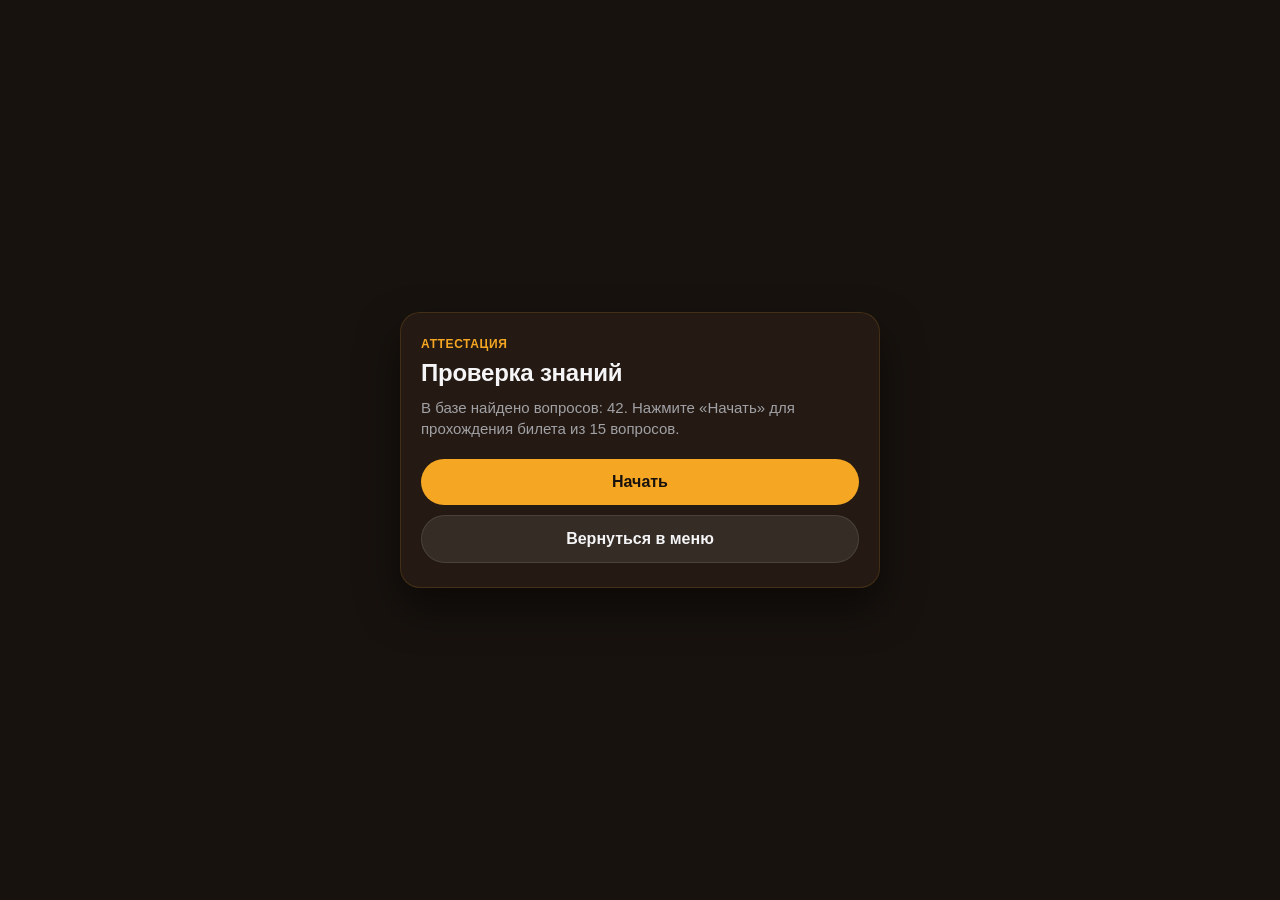
<file: attestation.html>
<!DOCTYPE html>
<html lang="ru">
<head>
  <meta charset="UTF-8">
  <!-- Строгая мобильная адаптация и отключение зума -->
  <meta name="viewport" content="width=device-width, initial-scale=1.0, maximum-scale=1.0, user-scalable=no, viewport-fit=cover">
  <title>BeerFactory — Аттестация</title>
  <style>
    /* ==========================================================================
       1. СБРОС И БЛОКИРОВКА МАСШТАБИРОВАНИЯ
       ========================================================================== */
    * {
      margin: 0;
      padding: 0;
      box-sizing: border-box;
      -webkit-font-smoothing: antialiased;
      -webkit-tap-highlight-color: transparent;
    }

    html, body {
      touch-action: manipulation; /* Запрет двойного тапа и pinch-to-zoom */
      -webkit-text-size-adjust: 100%; /* Запрет автоизменения шрифта */
      overflow-x: hidden;
      width: 100%;
      height: 100%;
    }

    /* Гарантирует отсутствие автозума клавиатуры в iOS Safari (шрифт не менее 16px) */
    input, select, textarea, button, .option-item {
      font-size: 16px !important;
      touch-action: manipulation;
    }

    :root {
      --bg-main: #17120e;
      --bg-card: rgba(38, 28, 20, 0.9);
      --accent-amber: #f5a623;
      --accent-amber-glow: rgba(245, 166, 35, 0.25);
      --accent-green: #34c759;
      --accent-red: #ff3b30;
      --text-primary: #f5f5f7;
      --text-secondary: #a1a1a6;
      --border-subtle: rgba(245, 166, 35, 0.15);
      --apple-ease: cubic-bezier(0.16, 1, 0.3, 1);
    }

    body {
      font-family: -apple-system, BlinkMacSystemFont, "SF Pro Display", "SF Pro Text", sans-serif;
      background-color: var(--bg-main);
      color: var(--text-primary);
      min-height: 100vh;
      min-height: 100dvh;
      display: flex;
      align-items: center;
      justify-content: center;
      padding: calc(16px + env(safe-area-inset-top)) 16px calc(16px + env(safe-area-inset-bottom));
    }

    /* Мобильный контейнер */
    .quiz-card {
      background: var(--bg-card);
      border: 1px solid var(--border-subtle);
      border-radius: 20px;
      padding: 24px 20px;
      max-width: 480px;
      width: 100%;
      backdrop-filter: blur(20px);
      box-shadow: 0 20px 40px rgba(0, 0, 0, 0.5);
    }

    .hidden { display: none !important; }

    .tag {
      color: var(--accent-amber);
      font-size: 12px;
      font-weight: 600;
      text-transform: uppercase;
      letter-spacing: 0.05em;
      margin-bottom: 8px;
    }

    h1 {
      font-size: 24px;
      font-weight: 600;
      letter-spacing: -0.01em;
      margin-bottom: 10px;
    }

    h2 {
      font-size: 20px;
      font-weight: 600;
      letter-spacing: -0.01em;
      margin-bottom: 12px;
      line-height: 1.3;
    }

    p {
      color: var(--text-secondary);
      font-size: 15px;
      line-height: 1.4;
      margin-bottom: 20px;
    }

    .score-badge {
      font-size: 38px;
      font-weight: 700;
      margin-bottom: 8px;
      letter-spacing: -0.02em;
    }

    .score-badge.success { color: var(--accent-green); }
    .score-badge.fail { color: var(--accent-red); }

    /* Варианты ответов */
    .options-list {
      list-style: none;
      margin-bottom: 20px;
    }

    .option-item {
      background: rgba(255, 255, 255, 0.05);
      border: 1px solid rgba(255, 255, 255, 0.1);
      border-radius: 12px;
      padding: 14px 16px;
      margin-bottom: 8px;
      cursor: pointer;
      line-height: 1.3;
      transition: background 0.2s var(--apple-ease), border-color 0.2s var(--apple-ease);
    }

    .option-item:active {
      background: rgba(245, 166, 35, 0.2);
    }

    .option-item.selected {
      background: var(--accent-amber);
      color: #17120e;
      font-weight: 600;
      border-color: var(--accent-amber);
    }

    /* Сводка ошибок */
    .errors-summary {
      background: rgba(255, 59, 48, 0.08);
      border: 1px solid rgba(255, 59, 48, 0.2);
      border-radius: 14px;
      padding: 16px;
      margin-bottom: 20px;
      text-align: left;
      max-height: 200px;
      overflow-y: auto;
    }

    .errors-summary h3 {
      font-size: 15px;
      color: var(--accent-red);
      margin-bottom: 10px;
    }

    .error-item {
      font-size: 13px;
      margin-bottom: 10px;
      border-bottom: 1px solid rgba(255, 255, 255, 0.05);
      padding-bottom: 8px;
    }

    .error-item:last-child {
      border-bottom: none;
      margin-bottom: 0;
      padding-bottom: 0;
    }

    .error-q { font-weight: 600; color: var(--text-primary); margin-bottom: 2px; }
    .error-user { color: var(--accent-red); }
    .error-correct { color: var(--accent-green); }

    /* Кнопки */
    .btn-group {
      display: flex;
      flex-direction: column;
      gap: 10px;
    }

    .apple-btn {
      background: var(--accent-amber);
      color: #17120e;
      font-weight: 600;
      padding: 14px 20px;
      border-radius: 980px;
      border: none;
      cursor: pointer;
      width: 100%;
      text-align: center;
      transition: opacity 0.2s var(--apple-ease), transform 0.1s var(--apple-ease);
    }

    .apple-btn:active {
      transform: scale(0.98);
    }

    .apple-btn:disabled {
      opacity: 0.35;
      cursor: not-allowed;
      transform: none;
    }

    .apple-btn:focus-visible,
    .option-item:focus-visible {
      outline: 2px solid var(--accent-amber);
      outline-offset: 3px;
    }

    .apple-btn-secondary {
      background: rgba(255, 255, 255, 0.08);
      color: var(--text-primary);
      border: 1px solid rgba(255, 255, 255, 0.1);
    }
  </style>
</head>
<body>

  <div class="quiz-card">
    
    <!-- ЭКРАН 1: СТАРТ -->
    <div id="start-screen">
      <div class="tag">Аттестация</div>
      <h1>Проверка знаний</h1>
      <p id="start-desc">Загрузка вопросов из базы...</p>
      <div class="btn-group">
        <button class="apple-btn" id="start-btn" onclick="startQuiz()" disabled>Начать</button>
        <button class="apple-btn apple-btn-secondary" onclick="goToMenu()">Вернуться в меню</button>
      </div>
    </div>

    <!-- ЭКРАН 2: ВОПРОСЫ -->
    <div id="quiz-screen" class="hidden">
      <div class="tag" id="question-progress">Вопрос 1</div>
      <h2 id="question-text">Текст вопроса</h2>
      <ul class="options-list" id="options-container"></ul>
      <button class="apple-btn" id="next-btn" onclick="nextQuestion()" disabled>Ответить</button>
    </div>

    <!-- ЭКРАН 3: РЕЗУЛЬТАТ -->
    <div id="result-screen" class="hidden">
      <div class="tag">Результат</div>
      <div id="score-percentage" class="score-badge">0%</div>
      <h1 id="result-title">Завершено</h1>
      <p id="result-subtitle"></p>

      <div id="errors-container" class="errors-summary hidden">
        <h3>Сводка ошибок:</h3>
        <div id="errors-list"></div>
      </div>

      <div class="btn-group" id="action-buttons"></div>
    </div>

  </div>

  <script>
    /* ==========================================================================
       2. JS-ЗАЩИТА ОТ ЗУМА И ЖЕСТОВ В IOS SAFARI
       ========================================================================== */
    document.addEventListener('touchstart', function (event) {
      if (event.touches.length > 1) {
        event.preventDefault(); // Запрет pinch-to-zoom
      }
    }, { passive: false });

    let lastTouchEnd = 0;
    document.addEventListener('touchend', function (event) {
      const now = (new Date()).getTime();
      if (now - lastTouchEnd <= 300) {
        event.preventDefault(); // Запрет двойного тапа
      }
      lastTouchEnd = now;
    }, false);

    /* ==========================================================================
       3. ЛОГИКА ТЕСТИРОВАНИЯ И ПАРСИНГА
       ========================================================================== */
    let rawQuestions = [];
    let activeQuizData = [];
    let currentQuestionIndex = 0;
    let score = 0;
    let selectedOptionIndex = null;
    let userAnswers = [];
    let isAdvancing = false;

    const startBtn = document.getElementById('start-btn');
    const startDesc = document.getElementById('start-desc');
    const startScreen = document.getElementById('start-screen');
    const quizScreen = document.getElementById('quiz-screen');
    const resultScreen = document.getElementById('result-screen');
    const questionText = document.getElementById('question-text');
    const optionsContainer = document.getElementById('options-container');
    const questionProgress = document.getElementById('question-progress');
    const nextBtn = document.getElementById('next-btn');

    // Автоматическая загрузка вопросов из файла при старте
    window.addEventListener('DOMContentLoaded', () => {
      fetch('questions.txt')
        .then(response => {
          if (!response.ok) throw new Error("Ошибка загрузки файла");
          return response.text();
        })
        .then(text => {
          rawQuestions = parseQuestionsFile(text);
          if (rawQuestions.length > 0) {
            startDesc.textContent = `В базе найдено вопросов: ${rawQuestions.length}. Нажмите «Начать» для прохождения билета из 15 вопросов.`;
            startBtn.disabled = false;
          } else {
            startDesc.textContent = "Ошибка: Файл вопросов пуст или некорректен.";
          }
        })
        .catch(err => {
          startDesc.textContent = "Не удалось загрузить 'questions.txt'. Поместите файл рядом с attestation.html.";
          console.error(err);
        });
    });

    // Парсер файла вопросов
    function parseQuestionsFile(text) {
      const blocks = text.split('===').map(b => b.trim()).filter(b => b.length > 0);
      const parsed = [];

      blocks.forEach(block => {
        const lines = block.split('\n').map(l => l.trim()).filter(l => l.length > 0);
        let question = '';
        const options = [];
        let correct = -1;

        lines.forEach(line => {
          if (line.startsWith('Вопрос:')) {
            question = line.replace('Вопрос:', '').trim();
          } else if (line.startsWith('-')) {
            let optText = line.replace('-', '').trim();
            if (optText.endsWith('*')) {
              correct = options.length;
              optText = optText.slice(0, -1).trim();
            }
            options.push(optText);
          }
        });

        if (question && options.length > 0 && correct !== -1) {
          parsed.push({ question, options, correct });
        }
      });

      return parsed;
    }

    // Рандомизатор Fisher-Yates
    function getRandomQuestions(array, count) {
      const shuffled = [...array];
      for (let i = shuffled.length - 1; i > 0; i--) {
        const j = Math.floor(Math.random() * (i + 1));
        [shuffled[i], shuffled[j]] = [shuffled[j], shuffled[i]];
      }
      return shuffled.slice(0, count);
    }

    function startQuiz() {
      const QUESTIONS_PER_TEST = Math.min(15, rawQuestions.length);
      activeQuizData = getRandomQuestions(rawQuestions, QUESTIONS_PER_TEST);

      currentQuestionIndex = 0;
      score = 0;
      userAnswers = [];
      isAdvancing = false;

      startScreen.classList.add('hidden');
      resultScreen.classList.add('hidden');
      quizScreen.classList.remove('hidden');
      loadQuestion();
    }

    function loadQuestion() {
      selectedOptionIndex = null;
      nextBtn.disabled = true;

      const currentQuiz = activeQuizData[currentQuestionIndex];
      questionProgress.textContent = `Вопрос ${currentQuestionIndex + 1} из ${activeQuizData.length}`;
      questionText.textContent = currentQuiz.question;

      optionsContainer.innerHTML = '';
      currentQuiz.options.forEach((option, index) => {
        const li = document.createElement('li');
        li.className = 'option-item';
        li.textContent = option;
        li.tabIndex = 0;
        li.setAttribute('role', 'radio');
        li.setAttribute('aria-checked', 'false');
        li.onclick = () => selectOption(index, li);
        li.onkeydown = (event) => {
          if (event.key === 'Enter' || event.key === ' ') {
            event.preventDefault();
            selectOption(index, li);
          }
        };
        optionsContainer.appendChild(li);
      });
    }

    function selectOption(index, element) {
      const allOptions = optionsContainer.querySelectorAll('.option-item');
      allOptions.forEach(item => {
        item.classList.remove('selected');
        item.setAttribute('aria-checked', 'false');
      });
      element.classList.add('selected');
      element.setAttribute('aria-checked', 'true');
      selectedOptionIndex = index;
      nextBtn.disabled = false;
    }

    function nextQuestion() {
      if (isAdvancing || selectedOptionIndex === null) return;
      isAdvancing = true;
      nextBtn.disabled = true;
      userAnswers.push(selectedOptionIndex);
      if (selectedOptionIndex === activeQuizData[currentQuestionIndex].correct) {
        score++;
      }

      currentQuestionIndex++;

      if (currentQuestionIndex < activeQuizData.length) {
        loadQuestion();
      } else {
        showResults();
      }
      requestAnimationFrame(() => { isAdvancing = false; });
    }

    function showResults() {
      quizScreen.classList.add('hidden');
      resultScreen.classList.remove('hidden');

      const percentage = Math.round((score / activeQuizData.length) * 100);
      const isPassed = percentage >= 90;

      const scoreBadge = document.getElementById('score-percentage');
      const resultTitle = document.getElementById('result-title');
      const resultSubtitle = document.getElementById('result-subtitle');
      const actionButtons = document.getElementById('action-buttons');
      const errorsContainer = document.getElementById('errors-container');
      const errorsList = document.getElementById('errors-list');

      scoreBadge.textContent = `${percentage}%`;
      scoreBadge.className = `score-badge ${isPassed ? 'success' : 'fail'}`;

      if (isPassed) {
        resultTitle.textContent = "Вы прошли аттестацию!";
        resultSubtitle.textContent = `Отличный результат! Вы набрали ${percentage}% и подтвердили знания стандартов.`;
      } else {
        resultTitle.textContent = "Вы не прошли аттестацию";
        resultSubtitle.textContent = `Ваш результат: ${percentage}%. Для успешного прохождения необходимо набрать минимум 90%.`;
      }

      // Возврат в меню доступен при любом исходе аттестации
      actionButtons.innerHTML = `
        <button class="apple-btn" onclick="startQuiz()">Пройти тест заново</button>
        <button class="apple-btn apple-btn-secondary" onclick="goToMenu()">Вернуться в меню</button>
      `;

      // Формирование ошибок
      const wrongAnswers = activeQuizData.filter((q, index) => userAnswers[index] !== q.correct);
      if (wrongAnswers.length > 0) {
        errorsContainer.classList.remove('hidden');
        errorsList.innerHTML = '';
        activeQuizData.forEach((q, index) => {
          if (userAnswers[index] !== q.correct) {
            const errorDiv = document.createElement('div');
            errorDiv.className = 'error-item';
            errorDiv.innerHTML = `
              <div class="error-q">${q.question}</div>
              <div class="error-user">Ваш ответ: ${q.options[userAnswers[index]] || 'Не выбран'}</div>
              <div class="error-correct">Правильный ответ: ${q.options[q.correct]}</div>
            `;
            errorsList.appendChild(errorDiv);
          }
        });
      } else {
        errorsContainer.classList.add('hidden');
      }
    }

    function goToMenu() {
      window.location.href = "training.html";
    }
  </script>
</body>
</html>
</file>
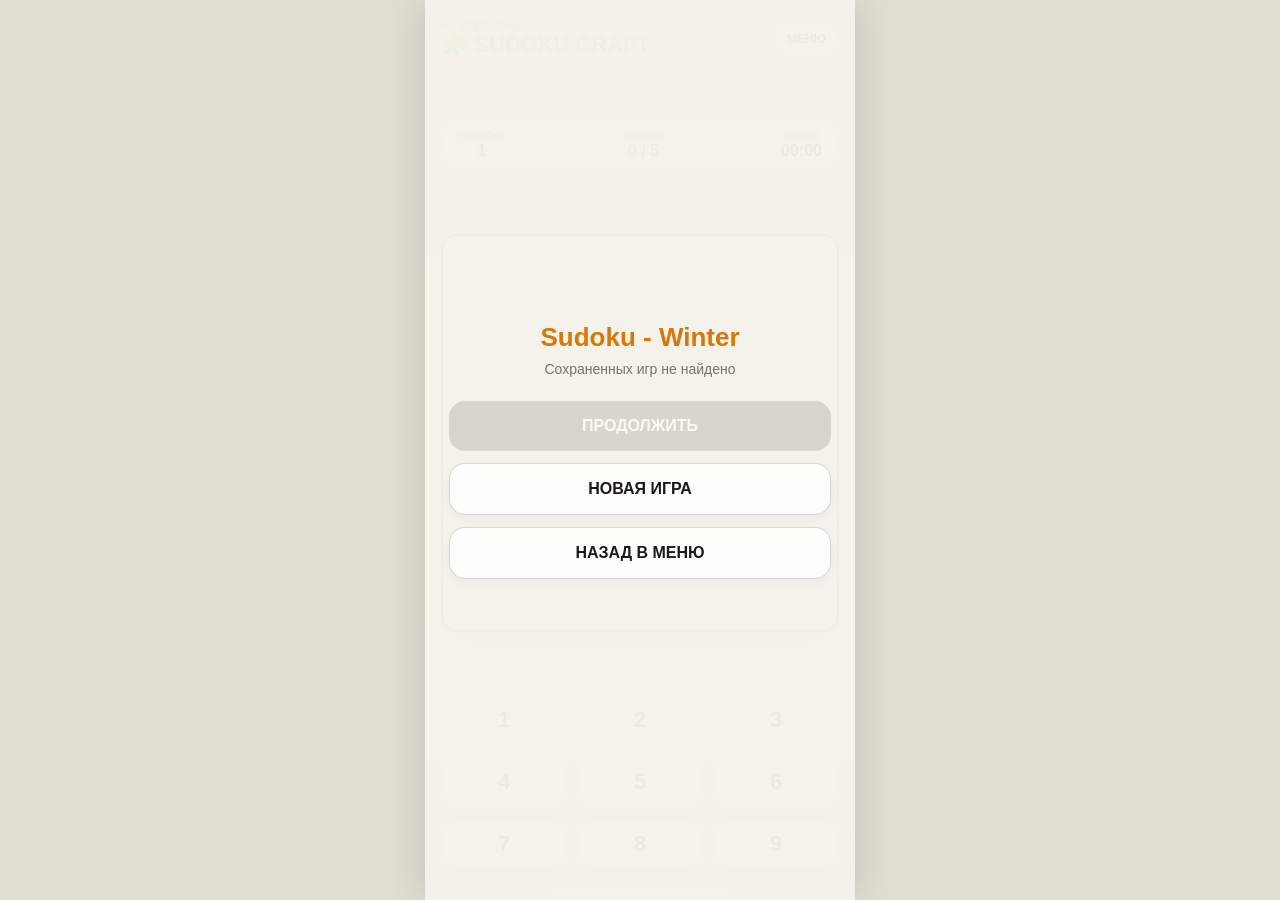
<file: sudoku.html>
<!DOCTYPE html>
<html lang="ru">
<head>
  <meta charset="UTF-8">
  <meta name="viewport" content="width=device-width, initial-scale=1.0, maximum-scale=1.0, user-scalable=no">
  <title>Sudoku Craft — Winter Edition</title>
  <style>
    :root {
      --bg-main: #e2ded4;            
      --app-bg: #f5f2eb;             
      --bg-card: rgba(255, 255, 255, 0.85);
      --border-subtle: rgba(0, 0, 0, 0.15);
      --accent-amber: #d97706;        
      --accent-blue: #2563eb;         
      --accent-red: #dc2626;          
      --text-primary: #1c1917;
      --text-secondary: #78716c;
      --cell-bg: #ffffff;
      --cell-selected: rgba(217, 119, 6, 0.25);
      --cell-highlight: rgba(0, 0, 0, 0.05);
    }

    * {
      box-sizing: border-box;
      margin: 0;
      padding: 0;
      font-family: -apple-system, BlinkMacSystemFont, "SF Pro Display", sans-serif;
      user-select: none;
      -webkit-tap-highlight-color: transparent;
    }

    body {
      background-color: var(--bg-main);
      color: var(--text-primary);
      display: flex;
      justify-content: center;
      align-items: center;
      min-height: 100vh;
      min-height: 100dvh;
      margin: 0;
      overflow: hidden;
    }

    .mobile-app {
      width: 100%;
      max-width: 430px;
      height: 100vh;
      height: 100dvh;
      max-height: 932px;
      background-color: var(--app-bg);
      display: flex;
      flex-direction: column;
      justify-content: space-between;
      align-items: center;
      padding: calc(20px + env(safe-area-inset-top)) 16px calc(20px + env(safe-area-inset-bottom));
      position: relative;
      overflow: hidden;
      box-shadow: 0 0 40px rgba(0, 0, 0, 0.15);
    }

    #snow-canvas {
      position: absolute;
      inset: 0;
      pointer-events: none;
      z-index: 1;
    }

    header {
      width: 100%;
      z-index: 2;
      display: flex;
      justify-content: space-between;
      align-items: center;
    }

    .header-titles {
      text-align: left;
    }

    .kicker {
      font-size: 11px;
      text-transform: uppercase;
      letter-spacing: 0.1em;
      color: var(--text-secondary);
    }

    h1 {
      font-size: 22px;
      font-weight: 800;
      color: var(--accent-amber);
    }

    .btn-icon {
      background: var(--bg-card);
      border: 1px solid var(--border-subtle);
      border-radius: 12px;
      padding: 8px 12px;
      font-weight: 700;
      font-size: 12px;
      cursor: pointer;
      color: var(--text-primary);
      box-shadow: 0 2px 8px rgba(0,0,0,0.05);
    }

    .stats-bar {
      display: flex;
      justify-content: space-between;
      width: 100%;
      background: var(--bg-card);
      border: 1px solid var(--border-subtle);
      padding: 10px 16px;
      border-radius: 16px;
      box-shadow: 0 4px 20px rgba(0, 0, 0, 0.05);
      backdrop-filter: blur(8px);
      z-index: 2;
    }

    .stat-item {
      display: flex;
      flex-direction: column;
      align-items: center;
    }

    .stat-label {
      font-size: 10px;
      text-transform: uppercase;
      color: var(--text-secondary);
    }

    .stat-value {
      font-size: 16px;
      font-weight: 700;
      color: var(--text-primary);
    }

    .stat-value.errors {
      color: var(--accent-red);
    }

    .board-container {
      width: 100%;
      aspect-ratio: 1;
      background: #ffffff;
      border: 2px solid var(--accent-amber);
      border-radius: 16px;
      overflow: hidden;
      display: grid;
      grid-template-columns: repeat(9, 1fr);
      box-shadow: 0 12px 32px rgba(0, 0, 0, 0.08);
      z-index: 2;
    }

    .cell {
      background: var(--cell-bg);
      border: 1px solid rgba(0, 0, 0, 0.06);
      display: flex;
      align-items: center;
      justify-content: center;
      font-size: 20px;
      font-weight: 700;
      cursor: pointer;
      transition: background 0.12s, color 0.12s;
    }

    .cell:nth-child(3n) { border-right: 2px solid var(--text-primary); }
    .cell:nth-child(9n) { border-right: none; }
    .cell:nth-child(n+19):nth-child(-n+27),
    .cell:nth-child(n+46):nth-child(-n+54) {
      border-bottom: 2px solid var(--text-primary);
    }

    .cell.given { color: var(--text-primary); }
    .cell.user { color: var(--accent-blue); }
    
    .cell.highlight { background: var(--cell-highlight) !important; }
    .cell.selected { background: var(--cell-selected) !important; }
    
    .cell.error { 
      color: #ffffff !important; 
      background: var(--accent-red) !important; 
      animation: shake 0.3s ease-in-out;
    }

    @keyframes shake {
      0%, 100% { transform: translateX(0); }
      20%, 60% { transform: translateX(-3px); }
      40%, 80% { transform: translateX(3px); }
    }

    .numpad {
      width: 100%;
      display: grid;
      grid-template-columns: repeat(3, 1fr);
      gap: 10px;
      z-index: 2;
      margin-bottom: 10px;
    }

    .num-btn {
      background: var(--bg-card);
      border: 1px solid var(--border-subtle);
      border-radius: 14px;
      color: var(--text-primary);
      font-size: 22px;
      font-weight: 700;
      padding: 12px 0;
      cursor: pointer;
      display: flex;
      align-items: center;
      justify-content: center;
      box-shadow: 0 4px 12px rgba(0, 0, 0, 0.03);
      transition: all 0.15s;
      backdrop-filter: blur(8px);
    }

    .num-btn:active {
      transform: scale(0.95);
      background: var(--accent-amber);
      color: #fff;
    }

    .overlay {
      position: absolute;
      inset: 0;
      background: rgba(245, 242, 235, 0.96);
      display: flex;
      flex-direction: column;
      align-items: center;
      justify-content: center;
      z-index: 100;
      opacity: 0;
      pointer-events: none;
      transition: opacity 0.3s;
      padding: 24px;
      text-align: center;
    }

    .overlay.show {
      opacity: 1;
      pointer-events: all;
    }

    .btn-group {
      display: flex;
      flex-direction: column;
      gap: 12px;
      width: 100%;
      margin-top: 24px;
    }

    .btn-main {
      background: var(--accent-amber);
      color: #fff;
      border: none;
      padding: 16px 24px;
      font-size: 16px;
      font-weight: 800;
      border-radius: 16px;
      cursor: pointer;
      box-shadow: 0 4px 16px rgba(217, 119, 6, 0.25);
      transition: opacity 0.2s, transform 0.1s;
    }

    .btn-main:active {
      transform: scale(0.98);
    }

    .btn-main:disabled {
      background: #c7c2b8;
      box-shadow: none;
      cursor: not-allowed;
      opacity: 0.6;
    }

    button:focus-visible,
    .cell:focus-visible {
      outline: 2px solid var(--accent-blue);
      outline-offset: 2px;
    }

    .btn-secondary {
      background: var(--bg-card);
      color: var(--text-primary);
      border: 1px solid var(--border-subtle);
      box-shadow: 0 4px 12px rgba(0, 0, 0, 0.03);
    }

    .btn-retry {
      background: var(--accent-red);
      box-shadow: 0 4px 16px rgba(220, 38, 38, 0.3);
    }
  </style>
</head>
<body>

  <div class="mobile-app" id="app-container">
    <canvas id="snow-canvas"></canvas>

    <header>
      <div class="header-titles">
        <div class="kicker">Winter Chill</div>
        <h1>🧩 SUDOKU CRAFT</h1>
      </div>
      <button class="btn-icon" onclick="openStartMenu()">МЕНЮ</button>
    </header>

    <div class="stats-bar">
      <div class="stat-item">
        <span class="stat-label">Уровень</span>
        <span class="stat-value" id="levelDisplay">1</span>
      </div>
      <div class="stat-item">
        <span class="stat-label">Ошибки</span>
        <span class="stat-value errors" id="errorDisplay">0 / 5</span>
      </div>
      <div class="stat-item">
        <span class="stat-label">Время</span>
        <span class="stat-value" id="timerDisplay">00:00</span>
      </div>
    </div>

    <div class="board-container" id="board"></div>

    <div class="numpad">
      <button class="num-btn" onclick="inputNumber(1)">1</button>
      <button class="num-btn" onclick="inputNumber(2)">2</button>
      <button class="num-btn" onclick="inputNumber(3)">3</button>
      <button class="num-btn" onclick="inputNumber(4)">4</button>
      <button class="num-btn" onclick="inputNumber(5)">5</button>
      <button class="num-btn" onclick="inputNumber(6)">6</button>
      <button class="num-btn" onclick="inputNumber(7)">7</button>
      <button class="num-btn" onclick="inputNumber(8)">8</button>
      <button class="num-btn" onclick="inputNumber(9)">9</button>
    </div>

    <div class="overlay show" id="startOverlay">
      <h2 style="font-size: 26px; color: var(--accent-amber);">Sudoku - Winter</h2>
      <p style="color: var(--text-secondary); margin-top: 8px; font-size: 14px;" id="savedInfoText">
        Выберите действие для начала игры
      </p>
      
      <div class="btn-group">
        <button class="btn-main" id="btnContinue" onclick="continueGame()">ПРОДОЛЖИТЬ</button>
        <button class="btn-main btn-secondary" onclick="startNewGamePrompt()">НОВАЯ ИГРА</button>
        <button class="btn-main btn-secondary" onclick="goToGamesMenu()">НАЗАД В МЕНЮ</button>
      </div>
    </div>

    <div class="overlay" id="winOverlay">
      <h2 style="font-size: 28px; color: var(--accent-amber);">УРОВЕНЬ ПРОЙДЕН! 🎉</h2>
      <p style="color: var(--text-secondary); margin-top: 8px;" id="winStatsText">Время: 00:00</p>
      <div class="btn-group">
        <button class="btn-main" onclick="nextLevel()">СЛЕДУЮЩИЙ УРОВЕНЬ</button>
      </div>
    </div>

    <div class="overlay" id="loseOverlay">
      <h2 style="font-size: 28px; color: var(--accent-red);">ПРЕВЫШЕН ЛИМИТ ОШИБОК! ❌</h2>
      <p style="color: var(--text-secondary); margin-top: 8px;">Вы совершили 5 ошибок на этом уровне.</p>
      <div class="btn-group">
        <button class="btn-main btn-retry" onclick="restartCurrentLevel()">НАЧАТЬ ЗАНОВО УРОВЕНЬ</button>
      </div>
    </div>
  </div>

  <script>
    let currentLevel = 1;
    let errors = 0;
    const maxErrors = 5;

    let solution = [];
    let puzzle = [];
    let userBoard = [];
    let selectedCell = -1;
    let isProcessingError = false;

    let timerInterval = null;
    let secondsElapsed = 0;
    let isGameActive = false;

    function storageGet(key) {
      try { return localStorage.getItem(key); } catch(e) { return null; }
    }

    function storageSet(key, value) {
      try { localStorage.setItem(key, value); return true; } catch(e) { return false; }
    }

    function storageRemove(key) {
      try { localStorage.removeItem(key); } catch(e) {}
    }

    // --- АНИМАЦИЯ СНЕГА ---
    const appContainer = document.getElementById('app-container');
    const canvas = document.getElementById('snow-canvas');
    const ctx = canvas.getContext('2d');
    let flakes = [];
    let snowDriftHeight = 10;

    function resizeCanvas() {
      const dpr = window.devicePixelRatio || 1;
      canvas.width = appContainer.clientWidth * dpr;
      canvas.height = appContainer.clientHeight * dpr;
      ctx.scale(dpr, dpr);
    }
    window.addEventListener('resize', resizeCanvas);
    resizeCanvas();

    for (let i = 0; i < 50; i++) {
      flakes.push({
        x: Math.random() * appContainer.clientWidth,
        y: Math.random() * appContainer.clientHeight,
        r: Math.random() * 3 + 1,
        speed: Math.random() * 1 + 0.5,
        drift: Math.random() * 0.5 - 0.25
      });
    }

    function renderSnow() {
      const width = appContainer.clientWidth;
      const height = appContainer.clientHeight;

      ctx.clearRect(0, 0, width, height);

      ctx.fillStyle = '#ffffff';
      ctx.beginPath();
      ctx.moveTo(0, height);
      ctx.quadraticCurveTo(
        width / 2, 
        height - (snowDriftHeight * 2), 
        width, 
        height
      );
      ctx.fill();

      ctx.fillStyle = 'rgba(255, 255, 255, 0.85)';
      ctx.beginPath();
      for (let f of flakes) {
        ctx.moveTo(f.x, f.y);
        ctx.arc(f.x, f.y, f.r, 0, Math.PI * 2);
        
        f.y += f.speed;
        f.x += f.drift;

        if (f.y > height - snowDriftHeight) {
          f.y = -10;
          f.x = Math.random() * width;
        }
      }
      ctx.fill();

      requestAnimationFrame(renderSnow);
    }
    renderSnow();

    function getRemovedCount(level) {
      return Math.min(25 + Math.floor((level - 1) * 2.5), 58);
    }

    // --- ТАЙМЕР И СОХРАНЕНИЕ ---
    function startTimer() {
      clearInterval(timerInterval);
      updateTimerDisplay();
      timerInterval = setInterval(() => {
        secondsElapsed++;
        updateTimerDisplay();
        
        if (snowDriftHeight < 50) {
          snowDriftHeight += 0.02;
        }
        
        if (secondsElapsed % 5 === 0) {
          saveGameState();
        }
      }, 1000);
    }

    function pauseTimer() {
      clearInterval(timerInterval);
    }

    function updateTimerDisplay() {
      const m = String(Math.floor(secondsElapsed / 60)).padStart(2, '0');
      const s = String(secondsElapsed % 60).padStart(2, '0');
      document.getElementById('timerDisplay').innerText = `${m}:${s}`;
    }

    function saveGameState() {
      if (!isGameActive) return;
      const state = {
        level: currentLevel,
        errors: errors,
        seconds: secondsElapsed,
        solution: solution,
        puzzle: puzzle,
        userBoard: userBoard
      };
      storageSet('sudoku_save_state', JSON.stringify(state));
    }

    function loadGameState() {
      const data = storageGet('sudoku_save_state');
      if (!data) return false;
      try {
        const state = JSON.parse(data);
        const validBoard = board => Array.isArray(board)
          && board.length === 81
          && board.every(value => Number.isInteger(value) && value >= 0 && value <= 9);
        if (!validBoard(state.solution) || !validBoard(state.puzzle) || !validBoard(state.userBoard)) return false;
        if (!Number.isInteger(state.level) || state.level < 1) return false;
        
        currentLevel = state.level;
        errors = Number.isInteger(state.errors) ? Math.max(0, Math.min(state.errors, maxErrors - 1)) : 0;
        secondsElapsed = Number.isInteger(state.seconds) ? Math.max(0, state.seconds) : 0;
        solution = state.solution;
        puzzle = state.puzzle;
        userBoard = state.userBoard;
        return true;
      } catch(e) {
        return false;
      }
    }

    function clearSaveState() {
      storageRemove('sudoku_save_state');
    }

    // --- НАВИГАЦИЯ И МЕНЮ ---
    function checkSavedGame() {
      const data = storageGet('sudoku_save_state');
      const btnContinue = document.getElementById('btnContinue');
      const infoText = document.getElementById('savedInfoText');

      if (data) {
        try {
          const state = JSON.parse(data);
          if (state && state.level) {
            btnContinue.disabled = false;
            infoText.innerText = `Найдено сохранение: Уровень ${state.level}`;
            return;
          }
        } catch(e) {}
      }
      
      btnContinue.disabled = true;
      infoText.innerText = `Сохраненных игр не найдено`;
    }

    function openStartMenu() {
      pauseTimer();
      checkSavedGame();
      document.getElementById('startOverlay').classList.add('show');
    }

    function continueGame() {
      if (loadGameState()) {
        isGameActive = true;
        updateErrorsDisplay();
        document.getElementById('levelDisplay').innerText = currentLevel;
        renderBoard();
        document.getElementById('startOverlay').classList.remove('show');
        startTimer();
      }
    }

    function startNewGamePrompt() {
      currentLevel = parseInt(storageGet('sudoku_level')) || 1;
      clearSaveState();
      document.getElementById('startOverlay').classList.remove('show');
      generateSudoku();
    }

    function goToGamesMenu() {
      if (isGameActive) {
        saveGameState();
      }
      window.location.href = 'training.html';
    }

    // --- ГЕНЕРАЦИЯ И ЛОГИКА ---
    function generateSudoku() {
      errors = 0;
      isProcessingError = false;
      secondsElapsed = 0;
      snowDriftHeight = 10;
      updateErrorsDisplay();
      document.getElementById('levelDisplay').innerText = currentLevel;

      solution = Array(81).fill(0);
      fillGrid(solution);

      puzzle = [...solution];
      let removed = 0;
      const target = getRemovedCount(currentLevel);

      while (removed < target) {
        let idx = Math.floor(Math.random() * 81);
        if (puzzle[idx] !== 0) {
          puzzle[idx] = 0;
          removed++;
        }
      }

      userBoard = [...puzzle];
      isGameActive = true;
      saveGameState();
      renderBoard();
      startTimer();
    }

    function fillGrid(grid) {
      for (let i = 0; i < 81; i++) {
        if (grid[i] === 0) {
          let nums = shuffle([1, 2, 3, 4, 5, 6, 7, 8, 9]);
          for (let num of nums) {
            if (isValid(grid, i, num)) {
              grid[i] = num;
              if (fillGrid(grid)) return true;
              grid[i] = 0;
            }
          }
          return false;
        }
      }
      return true;
    }

    function isValid(grid, idx, num) {
      let row = Math.floor(idx / 9);
      let col = idx % 9;
      let boxRow = Math.floor(row / 3) * 3;
      let boxCol = Math.floor(col / 3) * 3;

      for (let i = 0; i < 9; i++) {
        if (grid[row * 9 + i] === num) return false;
        if (grid[i * 9 + col] === num) return false;
        let r = boxRow + Math.floor(i / 3);
        let c = boxCol + (i % 3);
        if (grid[r * 9 + c] === num) return false;
      }
      return true;
    }

    function shuffle(arr) {
      let array = [...arr];
      for (let i = array.length - 1; i > 0; i--) {
        const j = Math.floor(Math.random() * (i + 1));
        [array[i], array[j]] = [array[j], array[i]];
      }
      return array;
    }

    function renderBoard() {
      const boardEl = document.getElementById('board');
      boardEl.innerHTML = '';

      for (let i = 0; i < 81; i++) {
        const cell = document.createElement('div');
        cell.className = 'cell';

        if (puzzle[i] !== 0) {
          cell.innerText = puzzle[i];
          cell.classList.add('given');
        } else if (userBoard[i] !== 0) {
          cell.innerText = userBoard[i];
          cell.classList.add('user');
        }

        cell.onclick = () => selectCell(i);
        boardEl.appendChild(cell);
      }
    }

    function selectCell(idx) {
      if (isProcessingError || !isGameActive) return;
      selectedCell = idx;
      const cells = document.querySelectorAll('.cell');
      const selRow = Math.floor(idx / 9);
      const selCol = idx % 9;

      cells.forEach((cell, i) => {
        cell.classList.remove('selected', 'highlight');
        const r = Math.floor(i / 9);
        const c = i % 9;

        if (i === idx) {
          cell.classList.add('selected');
        } else if (r === selRow || c === selCol) {
          cell.classList.add('highlight');
        }
      });
    }

    function inputNumber(num) {
      if (selectedCell === -1 || puzzle[selectedCell] !== 0 || errors >= maxErrors || isProcessingError || !isGameActive) return;

      const targetCellIndex = selectedCell;

      if (num !== solution[targetCellIndex]) {
        errors++;
        updateErrorsDisplay();
        saveGameState();

        isProcessingError = true;
        userBoard[targetCellIndex] = num;
        renderBoard();
        selectCell(targetCellIndex);

        const cells = document.querySelectorAll('.cell');
        cells[targetCellIndex].classList.add('error');

        if (errors >= maxErrors) {
          pauseTimer();
          isGameActive = false;
          clearSaveState();
          setTimeout(() => {
            document.getElementById('loseOverlay').classList.add('show');
          }, 500);
          return;
        }

        setTimeout(() => {
          userBoard[targetCellIndex] = 0;
          isProcessingError = false;
          renderBoard();
          selectCell(targetCellIndex);
        }, 1000);

        return;
      }

      userBoard[targetCellIndex] = num;
      saveGameState();
      renderBoard();
      selectCell(targetCellIndex);

      checkWin();
    }

    function updateErrorsDisplay() {
      document.getElementById('errorDisplay').innerText = `${errors} / ${maxErrors}`;
    }

    function checkWin() {
      if (userBoard.every((val, idx) => val === solution[idx])) {
        pauseTimer();
        isGameActive = false;
        clearSaveState();
        const timeStr = document.getElementById('timerDisplay').innerText;
        document.getElementById('winStatsText').innerText = `Уровень ${currentLevel} пройден за ${timeStr}`;
        document.getElementById('winOverlay').classList.add('show');
      }
    }

    function nextLevel() {
      currentLevel++;
      storageSet('sudoku_level', currentLevel);
      document.getElementById('winOverlay').classList.remove('show');
      selectedCell = -1;
      generateSudoku();
    }

    function restartCurrentLevel() {
      document.getElementById('loseOverlay').classList.remove('show');
      selectedCell = -1;
      generateSudoku();
    }

    window.addEventListener('keydown', (e) => {
      if (e.key >= '1' && e.key <= '9') inputNumber(parseInt(e.key));
    });

    window.addEventListener('pagehide', saveGameState);
    document.addEventListener('visibilitychange', () => {
      if (document.hidden) {
        saveGameState();
        pauseTimer();
      } else if (isGameActive && !document.querySelector('.overlay.show')) {
        startTimer();
      }
    });

    openStartMenu();
  </script>
</body>
</html>
</file>
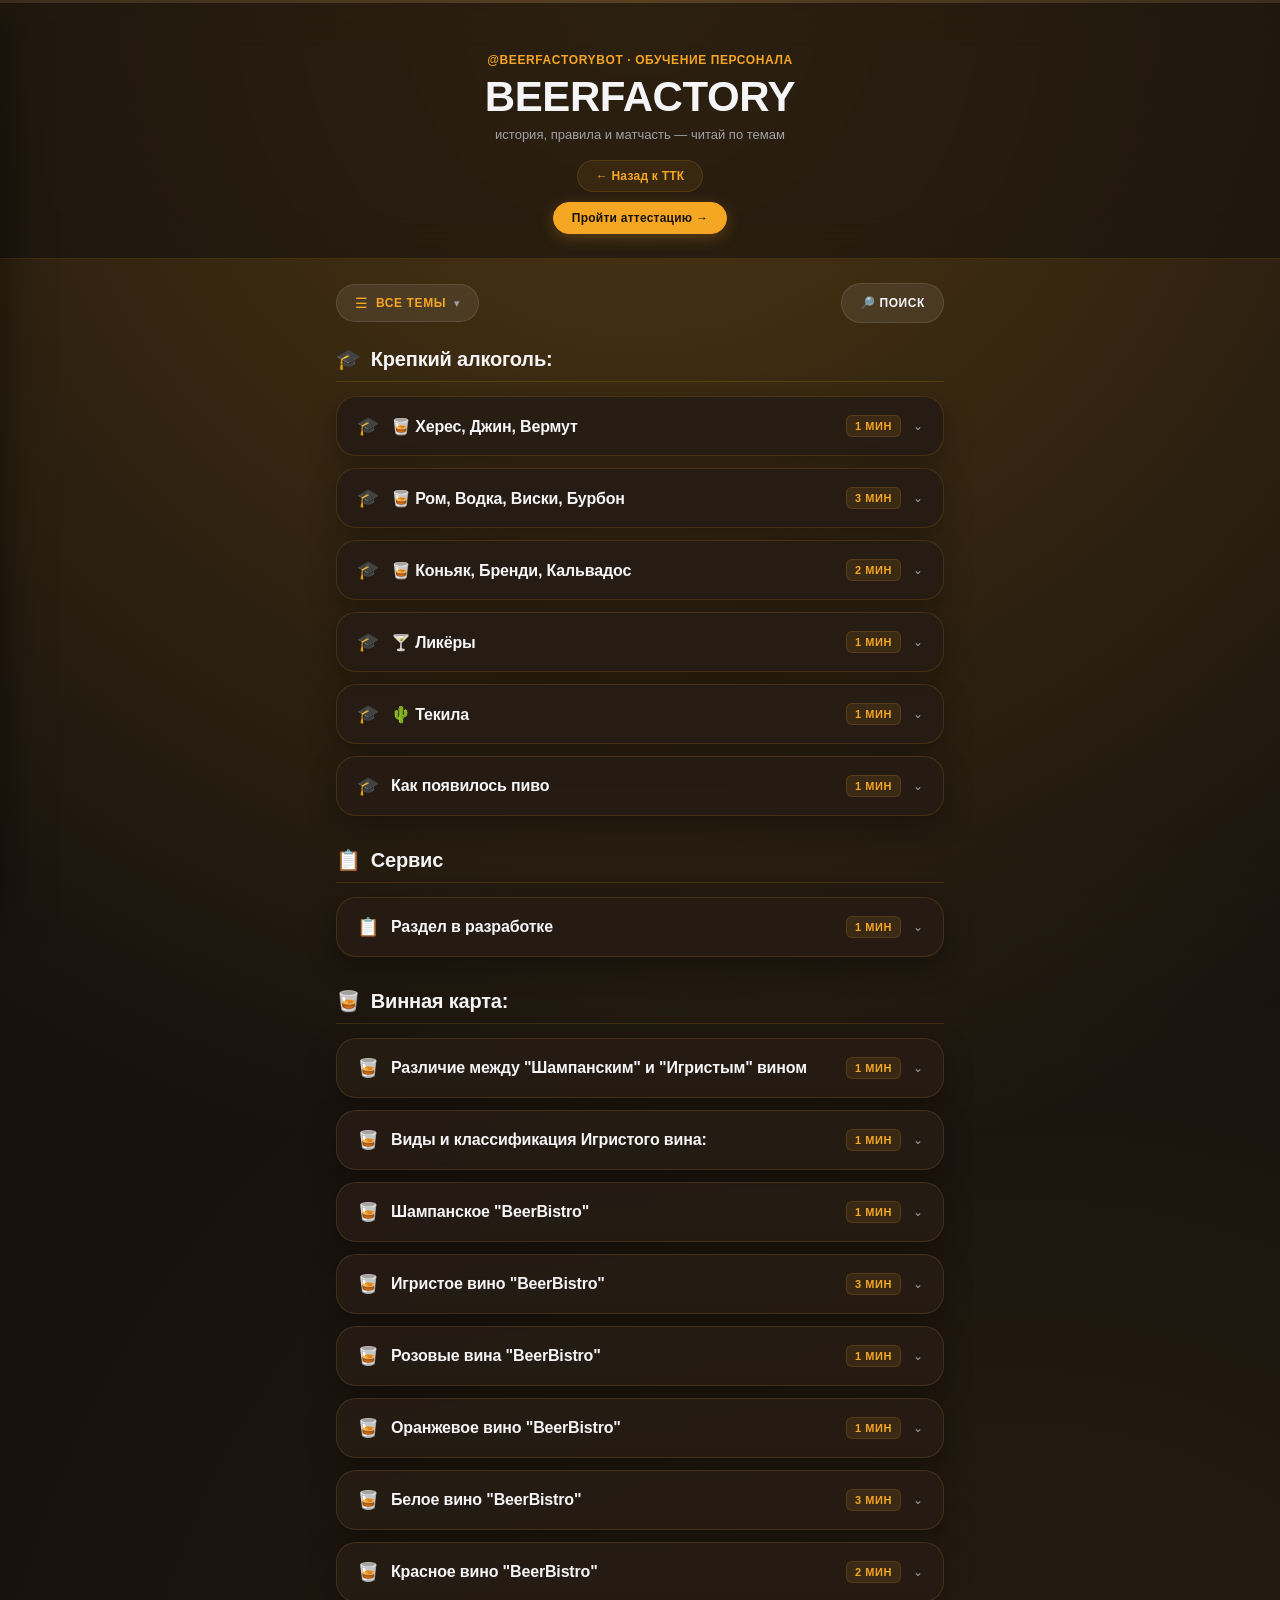
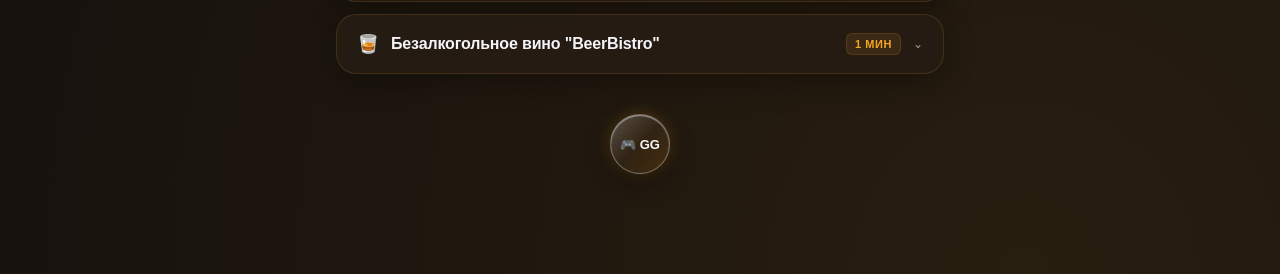
<file: training.html>
<!DOCTYPE html>
<html lang="ru">
<head>
<link rel="apple-touch-icon" sizes="180x180" href="apple-touch-icon.png">
<meta name="apple-mobile-web-app-title" content="BeerFactory">
<meta name="apple-mobile-web-app-capable" content="yes">
<meta name="apple-mobile-web-app-status-bar-style" content="black-translucent">
<link rel="manifest" href="manifest.json">
<meta name="theme-color" content="#17120e">
<link rel="icon" type="image/png" sizes="32x32" href="apple-touch-icon.png">
<meta charset="UTF-8">
<meta name="viewport" content="width=device-width, initial-scale=1.0, maximum-scale=1.0, user-scalable=no, viewport-fit=cover">
<title>BeerFactory — Обучение</title>
<style>
  :root {
    --bg-main: #17120e;
    --bg-card: rgba(38, 28, 20, 0.9);
    --accent-amber: #f5a623;
    --accent-amber-glow: rgba(245, 166, 35, 0.25);
    --accent-green: #34c759;
    --accent-red: #ff3b30;
    --text-primary: #f5f5f7;
    --text-secondary: #a1a1a6;
    --border-subtle: rgba(245, 166, 35, 0.15);
    --apple-ease: cubic-bezier(0.16, 1, 0.3, 1);
  }

  * { 
    box-sizing: border-box; 
    touch-action: manipulation;
    -webkit-tap-highlight-color: transparent;
  }

  html, body {
    max-width: 100%;
    overflow-x: hidden;
  }

  body {
    margin: 0;
    background-color: var(--bg-main);
    background-image: 
      radial-gradient(circle at 50% 0%, var(--accent-amber-glow), transparent 60%),
      radial-gradient(circle at 80% 100%, rgba(245, 166, 35, 0.08), transparent 50%);
    color: var(--text-primary);
    font-family: -apple-system, BlinkMacSystemFont, "SF Pro Display", "SF Pro Text", sans-serif;
    padding: 0 0 80px;
    min-height: 100vh;
  }

  /* Индикатор прогресса чтения */
  .progress-rail { 
    position: sticky; 
    top: 0; 
    z-index: 40; 
    height: 3px; 
    background: rgba(255, 255, 255, 0.05); 
  }
  .progress-fill {
    height: 100%; 
    width: 0%;
    background: var(--accent-amber);
    box-shadow: 0 0 10px var(--accent-amber-glow);
    transition: width 0.1s linear;
  }

  /* Header */
  header {
    padding: 50px 20px 24px;
    text-align: center;
    border-bottom: 1px solid var(--border-subtle);
    background: rgba(23, 18, 14, 0.6);
    backdrop-filter: blur(20px);
    -webkit-backdrop-filter: blur(20px);
  }
  .kicker {
    font-size: 12px;
    font-weight: 600;
    letter-spacing: 0.05em;
    text-transform: uppercase;
    color: var(--accent-amber);
    margin-bottom: 8px;
  }
  h1 {
    font-size: 42px;
    font-weight: 700;
    letter-spacing: -0.01em;
    margin: 0;
    line-height: 1.05;
    color: var(--text-primary);
  }
  .sub {
    font-size: 13px;
    color: var(--text-secondary);
    margin-top: 8px;
  }
  .back-link {
    display: inline-flex;
    align-items: center;
    justify-content: center;
    margin-top: 18px;
    font-size: 12px;
    font-weight: 600;
    letter-spacing: 0.02em;
    color: var(--accent-amber);
    text-decoration: none;
    background: rgba(245, 166, 35, 0.08);
    border: 1px solid var(--border-subtle);
    padding: 8px 18px;
    border-radius: 980px;
    transition: opacity 0.2s var(--apple-ease), transform 0.1s var(--apple-ease), border-color 0.2s var(--apple-ease), background 0.2s var(--apple-ease);
  }
  .back-link:hover { 
    border-color: var(--accent-amber); 
    background: rgba(245, 166, 35, 0.15);
  }
  .back-link:active {
    transform: scale(0.98);
  }

  /* Container */
  .page {
    width: 100%;
    max-width: 640px;
    margin: 24px auto 0;
    padding: 0 16px;
  }

  /* Topbar & Search */
  .topbar { 
    display: flex; 
    align-items: center; 
    gap: 12px; 
    margin-bottom: 14px; 
  }

  .menu-trigger {
    flex-shrink: 0;
    width: auto;
    display: flex; 
    align-items: center; 
    gap: 8px;
    background: rgba(255, 255, 255, 0.08);
    border: 1px solid rgba(255, 255, 255, 0.1);
    border-radius: 980px;
    padding: 10px 18px;
    cursor: pointer;
    color: var(--text-primary);
    transition: opacity 0.2s var(--apple-ease), transform 0.1s var(--apple-ease), background 0.2s var(--apple-ease);
  }
  .menu-trigger:hover { background: rgba(255, 255, 255, 0.12); }
  .menu-trigger:active { transform: scale(0.98); }
  .menu-trigger .mt-icon { font-size: 14px; flex-shrink: 0; color: var(--accent-amber); }
  .menu-trigger .mt-label {
    font-size: 12px; 
    font-weight: 600;
    letter-spacing: 0.05em; 
    text-transform: uppercase;
    color: var(--accent-amber); 
    white-space: nowrap; 
    overflow: hidden; 
    text-overflow: ellipsis;
    max-width: 34vw;
  }
  .menu-trigger .mt-chev { color: var(--text-secondary); font-size: 11px; flex-shrink: 0; }

  .search-slot {
    flex: 1;
    display: flex; 
    justify-content: flex-end; 
    align-items: center;
    position: relative;
    min-width: 0;
  }
  .search-icon-btn {
    flex-shrink: 0;
    display: flex;
    align-items: center;
    gap: 6px;
    height: 40px;
    padding: 0 18px;
    border-radius: 980px;
    background: rgba(255, 255, 255, 0.08);
    border: 1px solid rgba(255, 255, 255, 0.1);
    color: var(--text-primary);
    font-size: 12px;
    font-weight: 600;
    letter-spacing: 0.05em;
    text-transform: uppercase;
    white-space: nowrap;
    cursor: pointer;
    transition: opacity 0.2s var(--apple-ease), transform 0.1s var(--apple-ease), background 0.2s var(--apple-ease);
  }
  .search-icon-btn:hover { background: rgba(255, 255, 255, 0.12); }
  .search-icon-btn:active { transform: scale(0.98); }
  .search-slot.open .search-icon-btn { display: none; }

  input[type="text"]#search {
    width: 0; 
    min-width: 0; 
    opacity: 0;
    padding: 0; 
    border: none;
    background: rgba(255, 255, 255, 0.08);
    border-radius: 980px;
    color: var(--text-primary);
    font-family: inherit;
    font-size: 16px;
    outline: none;
    transition: width 0.3s var(--apple-ease), opacity 0.2s var(--apple-ease), padding 0.3s var(--apple-ease), border-color 0.2s var(--apple-ease);
  }
  .search-slot.open input[type="text"]#search {
    width: 100%; 
    opacity: 1;
    padding: 10px 18px;
    border: 1px solid var(--border-subtle);
  }
  .search-slot.open input[type="text"]#search:focus { border-color: var(--accent-amber); }
  input[type="text"]#search::placeholder { color: var(--text-secondary); }

  /* Feed & Topic Groups */
  .feed { margin-top: 24px; }
  .topic-group { margin-bottom: 32px; }
  .topic-title {
    font-size: 20px;
    font-weight: 700;
    letter-spacing: -0.01em;
    color: var(--text-primary);
    display: flex; 
    align-items: center; 
    gap: 10px;
    margin: 0 0 14px;
    padding-bottom: 10px;
    border-bottom: 1px solid var(--border-subtle);
  }
  .topic-title .ic { font-size: 20px; }

  /* Entry Accordions */
  .entry {
    background: var(--bg-card);
    backdrop-filter: blur(20px);
    -webkit-backdrop-filter: blur(20px);
    border: 1px solid var(--border-subtle);
    border-radius: 20px;
    margin-bottom: 12px;
    overflow: hidden;
    box-shadow: 0 10px 30px rgba(0, 0, 0, 0.3);
    transition: border-color 0.2s var(--apple-ease);
  }
  .entry:hover {
    border-color: rgba(245, 166, 35, 0.3);
  }
  .entry-head {
    width: 100%;
    display: flex; 
    align-items: center; 
    gap: 12px;
    background: none; 
    border: none; 
    cursor: pointer;
    padding: 18px 20px;
    text-align: left;
    color: var(--text-primary);
  }
  .entry-head:active {
    background: rgba(255, 255, 255, 0.02);
  }
  .entry-icon { font-size: 18px; flex-shrink: 0; }
  .entry-title {
    flex: 1; 
    min-width: 0;
    font-size: 16px;
    font-weight: 600;
    letter-spacing: -0.01em;
    color: var(--text-primary);
    transition: color 0.2s var(--apple-ease);
  }
  .entry-head:hover .entry-title { color: var(--accent-amber); }
  .entry-meta {
    font-size: 11px;
    font-weight: 600;
    letter-spacing: 0.05em;
    text-transform: uppercase;
    color: var(--accent-amber);
    background: rgba(245, 166, 35, 0.1);
    padding: 4px 8px;
    border-radius: 6px;
    border: 1px solid rgba(245, 166, 35, 0.15);
    white-space: nowrap;
    flex-shrink: 0;
  }
  .entry-chevron {
    font-size: 12px; 
    color: var(--text-secondary);
    transition: transform 0.3s var(--apple-ease);
    flex-shrink: 0;
  }
  .entry.open .entry-chevron { transform: rotate(180deg); }

  .entry-body { 
    display: grid; 
    grid-template-rows: 0fr; 
    transition: grid-template-rows 0.4s var(--apple-ease); 
  }
  .entry.open .entry-body { grid-template-rows: 1fr; }
  .entry-body-inner { overflow: hidden; min-height: 0; }
  .entry-content {
    padding: 0 20px 20px;
    font-size: 15px;
    line-height: 1.6;
    color: var(--text-secondary);
    border-top: 1px solid rgba(255, 255, 255, 0.05);
    margin-top: 4px;
    padding-top: 16px;
  }
  .entry-content p { margin: 0 0 14px; }
  .entry-content p:last-child { margin-bottom: 0; }
  .entry-content strong { color: var(--text-primary); font-weight: 600; }
  .entry-content em { font-style: italic; color: var(--text-primary); }
  .entry-content ul, .entry-content ol { margin: 0 0 14px; padding-left: 20px; }
  .entry-content li { margin-bottom: 6px; }
  .entry-content blockquote {
    margin: 0 0 14px;
    padding: 12px 16px;
    border-left: 3px solid var(--accent-amber);
    background: rgba(245, 166, 35, 0.08);
    border-radius: 0 12px 12px 0;
    font-style: italic;
    color: var(--text-primary);
  }
  .entry-content mark {
    background: rgba(245, 166, 35, 0.2);
    color: var(--accent-amber);
    padding: 2px 6px;
    border-radius: 4px;
  }

  /* Personal Notes */
  .entry-note { margin-top: 16px; padding-top: 12px; border-top: 1px rgba(255, 255, 255, 0.05) solid; }
  .note-toggle {
    font-size: 12px;
    font-weight: 500;
    color: var(--text-primary);
    background: rgba(255, 255, 255, 0.08);
    border: 1px solid rgba(255, 255, 255, 0.1);
    border-radius: 980px;
    padding: 6px 14px;
    cursor: pointer;
    transition: opacity 0.2s var(--apple-ease), transform 0.1s var(--apple-ease), background 0.2s var(--apple-ease);
  }
  .note-toggle:hover { 
    background: rgba(255, 255, 255, 0.12);
    border-color: var(--border-subtle);
  }
  .note-toggle:active { transform: scale(0.98); }
  .note-area {
    display: none;
    width: 100%;
    margin-top: 10px;
    background: rgba(0, 0, 0, 0.3);
    border: 1px solid var(--border-subtle);
    border-radius: 12px;
    color: var(--text-primary);
    font-family: inherit;
    font-size: 14px;
    padding: 12px;
    min-height: 80px;
    resize: vertical;
    outline: none;
    transition: border-color 0.2s var(--apple-ease);
  }
  .note-area:focus {
    border-color: var(--accent-amber);
  }
  .note-area.visible { display: block; }
  .note-saved {
    font-size: 11px;
    color: var(--accent-green);
    margin-top: 6px;
    height: 14px;
    font-weight: 500;
  }

  .empty {
    text-align: center;
    padding: 60px 20px;
    font-size: 14px;
    color: var(--text-secondary);
  }
  .empty .big { font-size: 32px; display: block; margin-bottom: 12px; }

  /* Drawer Navigation */
  .drawer-overlay {
    position: fixed; 
    inset: 0;
    background: rgba(0, 0, 0, 0.7);
    backdrop-filter: blur(8px);
    -webkit-backdrop-filter: blur(8px);
    opacity: 0; 
    pointer-events: none;
    transition: opacity 0.3s var(--apple-ease);
    z-index: 90;
  }
  .drawer-overlay.open { opacity: 1; pointer-events: auto; }

  .drawer {
    position: fixed; 
    top: 0; 
    left: 0; 
    bottom: 0;
    width: min(320px, 85vw);
    background: var(--bg-card);
    backdrop-filter: blur(20px);
    -webkit-backdrop-filter: blur(20px);
    border-right: 1px solid var(--border-subtle);
    z-index: 91;
    transform: translateX(-100%);
    transition: transform 0.4s var(--apple-ease);
    display: flex; 
    flex-direction: column;
    box-shadow: 0 20px 40px rgba(0, 0, 0, 0.5);
  }
  .drawer.open { transform: translateX(0); }

  .drawer-head {
    display: flex; 
    align-items: center; 
    justify-content: space-between;
    padding: 24px 20px 16px;
    border-bottom: 1px solid var(--border-subtle);
  }
  .drawer-head .dh-title {
    font-size: 20px;
    font-weight: 700;
    letter-spacing: -0.01em;
    color: var(--text-primary);
  }
  .drawer-close {
    background: rgba(255, 255, 255, 0.08); 
    border: none;
    color: var(--text-secondary);
    font-size: 20px; 
    line-height: 1;
    cursor: pointer;
    width: 32px;
    height: 32px;
    border-radius: 50%;
    display: flex;
    align-items: center;
    justify-content: center;
    transition: color 0.2s var(--apple-ease), background 0.2s var(--apple-ease);
  }
  .drawer-close:hover { color: var(--text-primary); background: rgba(255, 255, 255, 0.15); }

  .drawer-list {
    flex: 1;
    overflow-y: auto;
    padding: 12px 10px;
    display: flex; 
    flex-direction: column; 
    gap: 4px;
  }
  .drawer-item {
    display: flex; 
    align-items: center; 
    gap: 12px;
    width: 100%;
    text-align: left;
    background: transparent;
    border: none;
    padding: 12px 16px;
    border-radius: 12px;
    font-size: 14px;
    color: var(--text-secondary);
    cursor: pointer;
    transition: background 0.2s var(--apple-ease), color 0.2s var(--apple-ease), transform 0.1s var(--apple-ease);
  }
  .drawer-item .di-icon { font-size: 16px; flex-shrink: 0; }
  .drawer-item .di-label { flex: 1; }
  .drawer-item .di-count { 
    font-size: 11px; 
    font-weight: 600;
    color: var(--text-secondary);
    background: rgba(255, 255, 255, 0.08);
    padding: 2px 6px;
    border-radius: 6px;
  }
  .drawer-item:hover { background: rgba(245, 166, 35, 0.08); color: var(--text-primary); }
  .drawer-item:active { transform: scale(0.98); }
  .drawer-item.active {
    background: rgba(245, 166, 35, 0.15);
    color: var(--accent-amber);
    font-weight: 600;
  }
  .drawer-item.active .di-count {
    background: rgba(245, 166, 35, 0.2);
    color: var(--accent-amber);
  }

  /* Scroll To Top Button */
  .to-top {
    position: fixed; 
    right: 20px; 
    bottom: 24px;
    width: 48px; 
    height: 48px; 
    border-radius: 980px;
    background: var(--accent-amber); 
    color: #17120e; 
    border: none;
    font-size: 20px; 
    font-weight: 600;
    line-height: 1; 
    cursor: pointer;
    box-shadow: 0 10px 20px rgba(0, 0, 0, 0.4);
    opacity: 0; 
    pointer-events: none; 
    transform: translateY(10px);
    transition: opacity 0.2s var(--apple-ease), transform 0.2s var(--apple-ease);
    z-index: 50;
  }
  .to-top:active { transform: scale(0.95); }
  .to-top.visible { opacity: 1; pointer-events: auto; transform: translateY(0); }

  @media (prefers-reduced-motion: reduce){
    .entry-body, .entry-chevron, .drawer, .drawer-overlay { transition: none; }
  }
    /* Контейнер для кнопок в шапке */
  .nav-actions {
    display: flex;
    flex-direction: column;
    align-items: center;
    gap: 10px;
    margin-top: 18px;
  }

  .nav-actions .back-link {
    margin-top: 0;
  }

  /* Кнопка «Пройти аттестацию» */
  .attestation-btn {
    display: inline-flex;
    align-items: center;
    justify-content: center;
    font-size: 12px;
    font-weight: 600;
    letter-spacing: 0.02em;
    color: #17120e;
    text-decoration: none;
    background: var(--accent-amber);
    border: 1px solid var(--accent-amber);
    padding: 8px 18px;
    border-radius: 980px;
    box-shadow: 0 4px 15px var(--accent-amber-glow);
    transition: opacity 0.2s var(--apple-ease), transform 0.1s var(--apple-ease), background 0.2s var(--apple-ease);
  }

  .attestation-btn:hover {
    background: #e0951d;
    border-color: #e0951d;
  }

  .attestation-btn:active {
    transform: scale(0.98);
  }
    /* Стили для круглой кнопки GG в стиле Apple Glass */
  .bottom-actions {
    display: flex;
    justify-content: center;
    align-items: center;
    margin-top: 40px;
    margin-bottom: 20px;
  }

  .gg-btn {
    display: inline-flex;
    align-items: center;
    justify-content: center;
    width: 60px;
    height: 60px;
    border-radius: 50%;
    font-size: 13px;
    font-weight: 700;
    letter-spacing: -0.01em;
    color: var(--text-primary);
    text-decoration: none;
    background: linear-gradient(
      135deg, 
      rgba(255, 255, 255, 0.25) 0%, 
      rgba(255, 255, 255, 0.05) 50%, 
      rgba(245, 166, 35, 0.15) 100%
    );
    backdrop-filter: blur(16px) saturate(180%);
    -webkit-backdrop-filter: blur(16px) saturate(180%);
    border: 1px solid rgba(255, 255, 255, 0.3);
    box-shadow: 
      inset 0 1px 1px rgba(255, 255, 255, 0.5), 
      0 8px 24px rgba(0, 0, 0, 0.4),
      0 0 15px var(--accent-amber-glow);
    transition: transform 0.2s var(--apple-ease), 
                border-color 0.2s var(--apple-ease), 
                box-shadow 0.2s var(--apple-ease);
  }

  .gg-btn:hover {
    transform: scale(1.08);
    border-color: rgba(255, 255, 255, 0.6);
    box-shadow: 
      inset 0 1px 2px rgba(255, 255, 255, 0.8), 
      0 12px 28px rgba(0, 0, 0, 0.5),
      0 0 25px var(--accent-amber-glow);
  }

  .gg-btn:active {
    transform: scale(0.92);
  }
</style>
</head>
<body>

<div class="progress-rail"><div class="progress-fill" id="progressFill"></div></div>

<header>
  <div class="kicker">@BEERFACTORYbot · обучение персонала</div>
  <h1>BEERFACTORY</h1>
  <div class="sub">история, правила и матчасть — читай по темам</div>
   <div class="nav-actions">
    <a href="index.html" class="back-link">← Назад к ТТК</a>
    <a href="attestation.html" class="attestation-btn">Пройти аттестацию →</a>
  </div>
</header>

<div class="page">
  <div class="topbar">
    <button class="menu-trigger" id="menuBtn">
      <span class="mt-icon">☰</span>
      <span class="mt-label" id="menuLabel">Все темы</span>
      <span class="mt-chev">▾</span>
    </button>
    <div class="search-slot" id="searchSlot">
      <button class="search-icon-btn" id="searchIconBtn" aria-label="Поиск">🔎 Поиск</button>
      <input type="text" id="search" placeholder="найти по статьям...">
    </div>
  </div>

  <main class="feed" id="feed"></main>
  
  <!-- Кнопка GG -->
  <div class="bottom-actions">
    <a href="sudoku.html" class="gg-btn" title="Судоку">🎮 GG</a>
  </div>

  <div class="empty" id="empty" style="display:none">
    <span class="big">📭</span>
    <span id="emptyText">Ничего не нашлось. Попробуй другое слово.</span>
  </div>
</div>

<!-- Боковой слайдер с темами -->
<div class="drawer-overlay" id="drawerOverlay"></div>
<aside class="drawer" id="drawer">
  <div class="drawer-head">
    <span class="dh-title">Темы</span>
    <button class="drawer-close" id="drawerClose" aria-label="Закрыть">×</button>
  </div>
  <nav class="drawer-list" id="drawerList"></nav>
</aside>

<button class="to-top" id="toTop" aria-label="Наверх">↑</button>

<script>
// ====== ДЕМО-СТАТЬИ ======
// Показываются, если файл training-data.txt ещё не загружен в репозиторий
// или запрос к нему не удался — чтобы страница не оставалась пустой.
const DEMO_ITEMS = [
  {
    category: "История алкоголя", icon: "🍺",
    title: "Откуда взялось виски",
    body: "Виски появилось в Ирландии и Шотландии около 15 века. Название происходит от гэльского \"uisce beatha\" — \"вода жизни\". Изначально его делали монахи как лекарство.\n\nК 18 веку производство разрослось настолько, что власти обложили его налогом — это привело к волне подпольных вискокурен в горах Шотландии."
  },
  {
    category: "История алкоголя", icon: "🍺",
    title: "Как появилось пиво",
    body: "Пиво — один из старейших напитков человечества, первые упоминания найдены в Древнем Шумере более 5000 лет назад.\n\nВ Средние века пиво в Европе часто было безопаснее воды — процесс варки убивал большинство патогенов, поэтому его пили даже дети."
  },
  {
    category: "Правила бара", icon: "📋",
    title: "Дресс-код персонала",
    body: "Чёрная рубашка, тёмные брюки, закрытая обувь. Бейдж обязателен на смене.\n\nУкрашения — минимально, ничего звенящего и цепляющегося за поднос."
  },
  {
    category: "Правила бара", icon: "📋",
    title: "Как встречать гостей",
    body: "Приветствие в течение 30 секунд после посадки за стол. Улыбка, зрительный контакт, представиться по имени.\n\nЕсли видишь, что гость уже минуту ищет взглядом официанта — подойди, даже если не твой стол."
  },
  {
    category: "Виды напитков", icon: "🥃",
    title: "Что такое настойка",
    body: "Настойка — алкогольный напиток, полученный настаиванием трав, ягод или фруктов на спиртовой основе. Отличается от ликёра меньшим содержанием сахара."
  },
];

// Формат training-data.txt:
//   "### 🍺 Название категории"  — новая категория (эмодзи в начале — опционально)
//   "## Заголовок статьи"        — новая карточка внутри категории
//   всё остальное — текст статьи, до следующего ## или ###
async function loadTrainingData(){
  try{
    const res = await fetch('training-data.txt');
    if(!res.ok) throw new Error("training-data.txt не найден (" + res.status + ")");
    const raw = await res.text();
    if(!raw.trim()) throw new Error("training-data.txt пустой");
    return parseTrainingData(raw);
  }catch(e){
    console.warn("Файл training-data.txt не подключён, показаны демо-статьи:", e);
    return DEMO_ITEMS;
  }
}

function parseTrainingData(raw){
  const lines = raw.split('\n');
  const items = [];
  let currentCategory = 'Общее';
  let currentIcon = '📖';
  let currentTitle = null;
  let currentBody = [];

  function pushCurrent(){
    if(currentTitle){
      items.push({
        category: currentCategory,
        icon: currentIcon,
        title: currentTitle,
        body: currentBody.join('\n').trim()
      });
    }
  }

  for(const line of lines){
    if(line.startsWith('### ')){
      pushCurrent();
      const rawCat = line.replace('### ', '').trim();
      const parts = rawCat.split(' ');
      if(parts.length > 1 && /\p{Extended_Pictographic}/u.test(parts[0])){
        currentIcon = parts[0];
        currentCategory = parts.slice(1).join(' ');
      } else {
        currentIcon = '📖';
        currentCategory = rawCat;
      }
      currentTitle = null;
      currentBody = [];
    } else if(line.startsWith('## ')){
      pushCurrent();
      currentTitle = line.replace('## ', '').trim();
      currentBody = [];
    } else {
      currentBody.push(line);
    }
  }
  pushCurrent();
  return items;
}

let ALL_ITEMS = [];
let state = { cat: 'all', query: '' };

function noteKey(item){ return 'bf_training_note::' + item.category + '::' + item.title; }
function readingTime(text){
  const words = text.trim().split(/\s+/).filter(Boolean).length;
  return Math.max(1, Math.round(words / 180));
}
function escapeHtml(s){
  return String(s ?? '').replace(/&/g,'&amp;').replace(/</g,'&lt;').replace(/>/g,'&gt;').replace(/"/g,'&quot;').replace(/'/g,'&#039;');
}
function storageGet(key){
  try { return localStorage.getItem(key); } catch(e) { return null; }
}
function storageSet(key, value){
  try { localStorage.setItem(key, value); return true; } catch(e) { return false; }
}
function storageRemove(key){
  try { localStorage.removeItem(key); } catch(e) {}
}
// Мини-разметка внутри training-data.txt (применяется ПОСЛЕ escapeHtml — безопасно):
//   **жирный**   → <strong>
//   *курсив*      → <em>
//   строка "- "   → пункт списка
//   строка "> "   → цитата-подсказка
function inlineFormat(escaped){
  return escaped
    .replace(/\*\*(.+?)\*\*/g, '<strong>$1</strong>')
    .replace(/(^|[^*])\*([^*]+?)\*(?!\*)/g, '$1<em>$2</em>');
}

function formatParagraph(raw){
  const lines = raw.split('\n').filter(l => l.trim() !== '');
  if(lines.length === 0) return '';

  if(lines.every(l => l.trim().startsWith('- '))){
    const items = lines.map(l => `<li>${inlineFormat(escapeHtml(l.trim().slice(2)))}</li>`).join('');
    return `<ul>${items}</ul>`;
  }
  if(lines.every(l => l.trim().startsWith('> '))){
    const text = lines.map(l => inlineFormat(escapeHtml(l.trim().slice(2)))).join('<br>');
    return `<blockquote>${text}</blockquote>`;
  }
  return `<p>${inlineFormat(escapeHtml(raw)).replace(/\n/g,'<br>')}</p>`;
}
function matches(item){
  if(state.cat !== 'all' && item.category !== state.cat) return false;
  if(state.query){
    const q = state.query.toLowerCase();
    const hay = (item.title + ' ' + item.body).toLowerCase();
    if(!hay.includes(q)) return false;
  }
  return true;
}

// ===== Боковой слайдер с темами =====
const drawer = document.getElementById('drawer');
const drawerOverlay = document.getElementById('drawerOverlay');

function openDrawer(){
  drawer.classList.add('open');
  drawerOverlay.classList.add('open');
  document.body.style.overflow = 'hidden'; // блокируем скролл фона под слайдером
}
function closeDrawer(){
  drawer.classList.remove('open');
  drawerOverlay.classList.remove('open');
  document.body.style.overflow = '';
}
document.getElementById('menuBtn').addEventListener('click', openDrawer);
document.getElementById('drawerClose').addEventListener('click', closeDrawer);
drawerOverlay.addEventListener('click', closeDrawer);

function renderDrawer(){
  const categories = [...new Map(ALL_ITEMS.map(i => [i.category, i.icon])).entries()];
  const listEl = document.getElementById('drawerList');
  const allCount = ALL_ITEMS.length;

  let html = `<button class="drawer-item ${state.cat==='all'?'active':''}" data-cat="all">
      <span class="di-icon">📚</span><span class="di-label">Все темы</span><span class="di-count">${allCount}</span>
    </button>`;

  categories.forEach(([cat, icon]) => {
    const count = ALL_ITEMS.filter(i => i.category === cat).length;
    html += `<button class="drawer-item ${state.cat===cat?'active':''}" data-cat="${escapeHtml(cat)}">
      <span class="di-icon">${icon}</span><span class="di-label">${escapeHtml(cat)}</span><span class="di-count">${count}</span>
    </button>`;
  });

  listEl.innerHTML = html;
}

document.getElementById('drawerList').addEventListener('click', (e) => {
  const btn = e.target.closest('.drawer-item');
  if(!btn) return;
  state.cat = btn.dataset.cat;
  renderDrawer();
  updateMenuTrigger();
  render();
  closeDrawer(); // выбрали тему — слайдер сворачивается сам
});

function updateMenuTrigger(){
  const cats = new Map(ALL_ITEMS.map(i => [i.category, i.icon]));
  const label = state.cat === 'all' ? 'Все темы' : (cats.get(state.cat) + ' ' + state.cat);
  document.getElementById('menuLabel').textContent = label;
}

// ===== Лента статей =====
function render(){
  const feed = document.getElementById('feed');
  const empty = document.getElementById('empty');
  const emptyText = document.getElementById('emptyText');
  const list = ALL_ITEMS.filter(matches);

  feed.innerHTML = '';

  if(list.length === 0){
    empty.style.display = 'block';
    emptyText.textContent = ALL_ITEMS.length === 0
      ? 'Статей пока нет — как только они появятся, лента заполнится сама.'
      : 'Ничего не нашлось. Попробуй другое слово.';
    return;
  }
  empty.style.display = 'none';

  // группируем отфильтрованный список по темам, сохраняя порядок первого появления
  const groups = [];
  const groupByCat = new Map();
  list.forEach(item => {
    if(!groupByCat.has(item.category)){
      const g = { category: item.category, icon: item.icon, items: [] };
      groupByCat.set(item.category, g);
      groups.push(g);
    }
    groupByCat.get(item.category).items.push(item);
  });

  groups.forEach(group => {
    const section = document.createElement('section');
    section.className = 'topic-group';
    section.innerHTML = `<h2 class="topic-title"><span class="ic">${group.icon}</span>${escapeHtml(group.category)}</h2>`;

    group.items.forEach(item => {
      const mins = readingTime(item.body);
      const paragraphs = item.body.split('\n\n').map(formatParagraph).join('');

      const entry = document.createElement('article');
      entry.className = 'entry';
      entry.innerHTML = `
        <button class="entry-head">
          <span class="entry-icon">${item.icon}</span>
          <span class="entry-title">${escapeHtml(item.title)}</span>
          <span class="entry-meta">${mins} мин</span>
          <span class="entry-chevron">⌄</span>
        </button>
        <div class="entry-body">
          <div class="entry-body-inner">
            <div class="entry-content">
              ${paragraphs}
              <div class="entry-note">
                <button class="note-toggle">📝 Заметка</button>
                <textarea class="note-area" placeholder="твоя личная заметка (видна только тебе на этом телефоне)"></textarea>
                <div class="note-saved"></div>
              </div>
            </div>
          </div>
        </div>`;

      const head = entry.querySelector('.entry-head');
      head.addEventListener('click', () => entry.classList.toggle('open'));

      const noteBtn = entry.querySelector('.note-toggle');
      const noteArea = entry.querySelector('.note-area');
      const noteSaved = entry.querySelector('.note-saved');
      const key = noteKey(item);
      const existing = storageGet(key);
      if(existing){ noteArea.value = existing; noteSaved.textContent = 'заметка сохранена'; }

      noteBtn.addEventListener('click', () => {
        noteArea.classList.toggle('visible');
        if(noteArea.classList.contains('visible')) noteArea.focus();
      });
      let saveTimer = null;
      noteArea.addEventListener('input', () => {
        clearTimeout(saveTimer);
        saveTimer = setTimeout(() => {
          if(noteArea.value.trim()){
            const saved = storageSet(key, noteArea.value);
            noteSaved.textContent = saved ? 'сохранено ✓' : 'не удалось сохранить';
          } else {
            storageRemove(key);
            noteSaved.textContent = '';
          }
        }, 500);
      });

      section.appendChild(entry);
    });

    feed.appendChild(section);
  });
}

function pluralStatey(n){
  const mod10 = n % 10, mod100 = n % 100;
  if(mod10 === 1 && mod100 !== 11) return 'статья';
  if([2,3,4].includes(mod10) && ![12,13,14].includes(mod100)) return 'статьи';
  return 'статей';
}

const searchSlot = document.getElementById('searchSlot');
const searchInput = document.getElementById('search');

document.getElementById('searchIconBtn').addEventListener('click', () => {
  searchSlot.classList.add('open');
  searchInput.focus();
});
searchInput.addEventListener('blur', () => {
  if(!searchInput.value.trim()) searchSlot.classList.remove('open');
});
searchInput.addEventListener('input', (e) => {
  state.query = e.target.value.trim();
  render();
});

// ===== Индикатор прогресса чтения =====
const progressFill = document.getElementById('progressFill');
function updateProgress(){
  const h = document.documentElement;
  const scrolled = h.scrollTop;
  const max = h.scrollHeight - h.clientHeight;
  progressFill.style.width = (max > 0 ? (scrolled / max) * 100 : 0) + '%';
}
window.addEventListener('scroll', updateProgress);

// ===== Кнопка "наверх" =====
const toTopBtn = document.getElementById('toTop');
window.addEventListener('scroll', () => {
  toTopBtn.classList.toggle('visible', window.scrollY > window.innerHeight * 0.6);
});
toTopBtn.addEventListener('click', () => window.scrollTo({ top: 0, behavior: 'smooth' }));

loadTrainingData().then(items => {
  ALL_ITEMS = items;
  renderDrawer();
  updateMenuTrigger();
  render();
});
</script>

</body>
</html>
</file>
